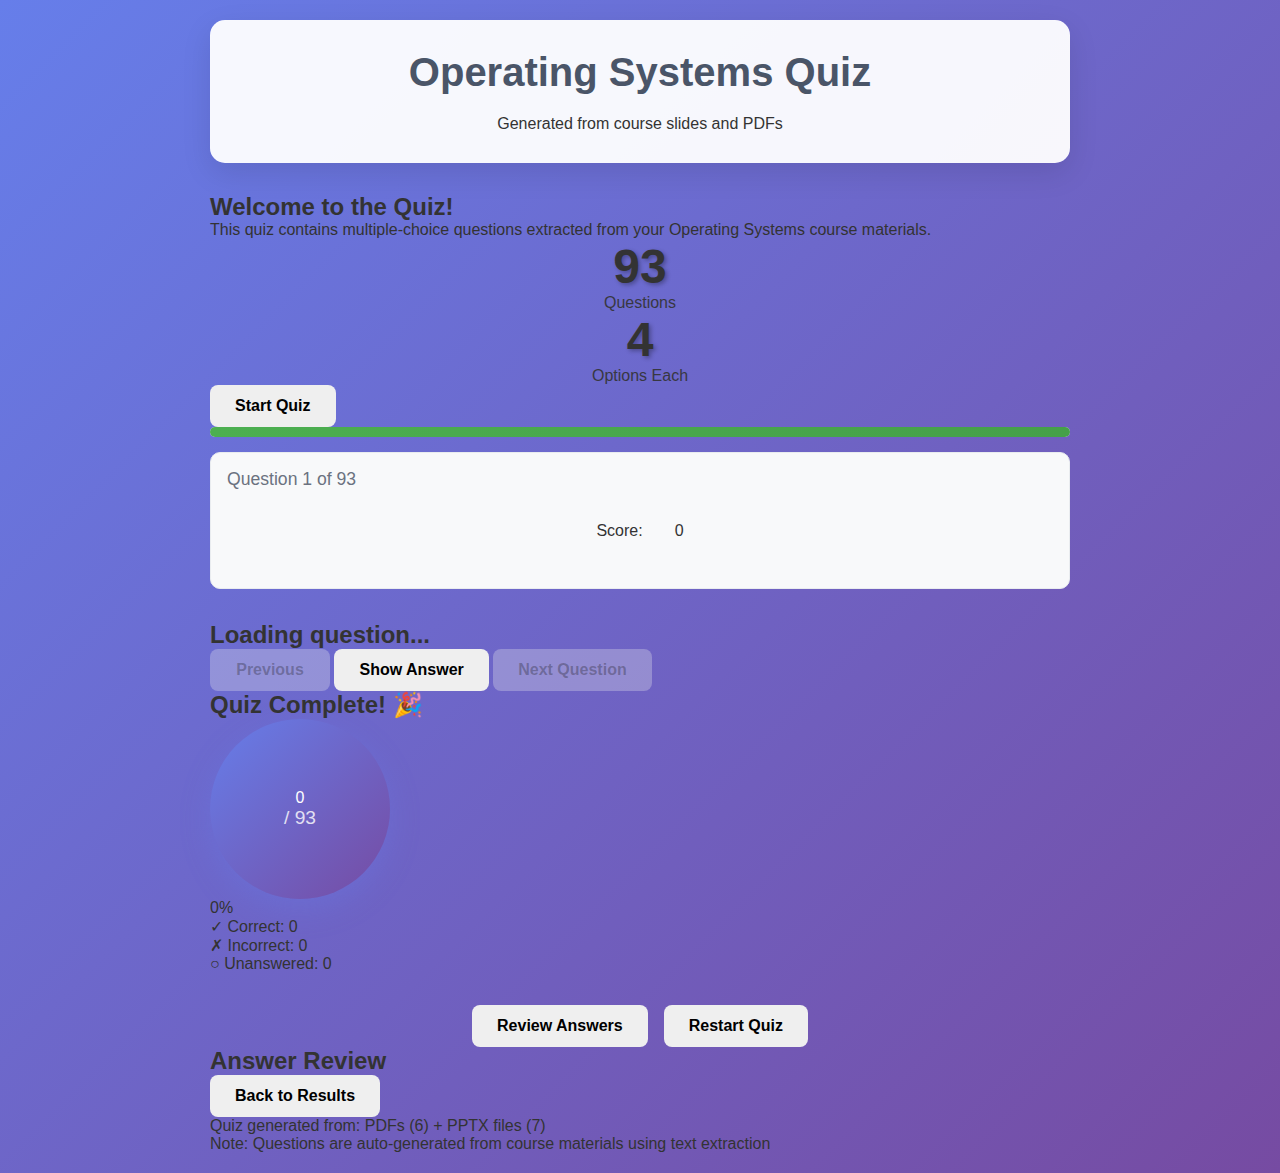
<file: index.html>
<!DOCTYPE html>
<html lang="en">
<head>
    <meta charset="UTF-8">
    <meta name="viewport" content="width=device-width, initial-scale=1.0">
    <title>Operating Systems Quiz - MCQs from Slides & PDFs</title>
    <link rel="stylesheet" href="styles.css">
</head>
<body>
    <div class="container">
        <header>
            <h1>Operating Systems Quiz</h1>
            <p class="subtitle">Generated from course slides and PDFs</p>
        </header>

        <!-- Start Screen -->
        <div id="startScreen" class="screen active">
            <div class="info-card">
                <h2>Welcome to the Quiz!</h2>
                <p>This quiz contains multiple-choice questions extracted from your Operating Systems course materials.</p>
                <div class="stats">
                    <div class="stat-item">
                        <span class="stat-number" id="totalQuestions">0</span>
                        <span class="stat-label">Questions</span>
                    </div>
                    <div class="stat-item">
                        <span class="stat-number">4</span>
                        <span class="stat-label">Options Each</span>
                    </div>
                </div>
                <button class="btn btn-primary" onclick="startQuiz()">Start Quiz</button>
            </div>
        </div>

        <!-- Quiz Screen -->
        <div id="quizScreen" class="screen">
            <div class="progress-bar">
                <div class="progress-fill" id="progressFill"></div>
            </div>
            
            <div class="quiz-header">
                <div class="question-counter">
                    Question <span id="currentQuestion">1</span> of <span id="totalQuestionsQuiz">0</span>
                </div>
                <div class="score-display">
                    Score: <span id="currentScore">0</span>
                </div>
            </div>

            <div class="question-card">
                <h2 class="question-text" id="questionText">Loading question...</h2>
                <div class="options-container" id="optionsContainer">
                    <!-- Options will be dynamically inserted here -->
                </div>
                
                <!-- Explanation div (hidden initially) -->
                <div id="explanationDiv" class="explanation-box" style="display: none;">
                    <!-- Explanation content will be inserted here -->
                </div>
            </div>

            <div class="navigation">
                <button class="btn btn-secondary" id="prevBtn" onclick="previousQuestion()" disabled>Previous</button>
                <button class="btn btn-warning" id="showAnswerBtn" onclick="showAnswer()">Show Answer</button>
                <button class="btn btn-primary" id="nextBtn" onclick="nextQuestion()" disabled>Next Question</button>
                <button class="btn btn-success" id="submitBtn" onclick="submitQuiz()" style="display: none;">Submit Quiz</button>
            </div>
        </div>

        <!-- Results Screen -->
        <div id="resultsScreen" class="screen">
            <div class="results-card">
                <h2>Quiz Complete! 🎉</h2>
                <div class="final-score">
                    <div class="score-circle">
                        <span id="finalScore">0</span>
                        <span class="score-total">/ <span id="totalQuestionsResult">0</span></span>
                    </div>
                    <p class="percentage" id="percentageScore">0%</p>
                </div>
                <div class="results-summary">
                    <div class="summary-item correct">
                        <span class="icon">✓</span>
                        <span class="label">Correct:</span>
                        <span class="value" id="correctCount">0</span>
                    </div>
                    <div class="summary-item incorrect">
                        <span class="icon">✗</span>
                        <span class="label">Incorrect:</span>
                        <span class="value" id="incorrectCount">0</span>
                    </div>
                    <div class="summary-item unanswered">
                        <span class="icon">○</span>
                        <span class="label">Unanswered:</span>
                        <span class="value" id="unansweredCount">0</span>
                    </div>
                </div>
                <div class="action-buttons">
                    <button class="btn btn-primary" onclick="reviewAnswers()">Review Answers</button>
                    <button class="btn btn-secondary" onclick="restartQuiz()">Restart Quiz</button>
                </div>
            </div>
        </div>

        <!-- Review Screen -->
        <div id="reviewScreen" class="screen">
            <div class="review-header">
                <h2>Answer Review</h2>
                <button class="btn btn-secondary" onclick="backToResults()">Back to Results</button>
            </div>
            <div id="reviewContainer" class="review-container">
                <!-- Review items will be dynamically inserted here -->
            </div>
        </div>

        <footer>
            <p>Quiz generated from: PDFs (6) + PPTX files (7)</p>
            <p class="note">Note: Questions are auto-generated from course materials using text extraction</p>
        </footer>
    </div>

    <script src="quiz.js"></script>
</body>
</html>
</file>
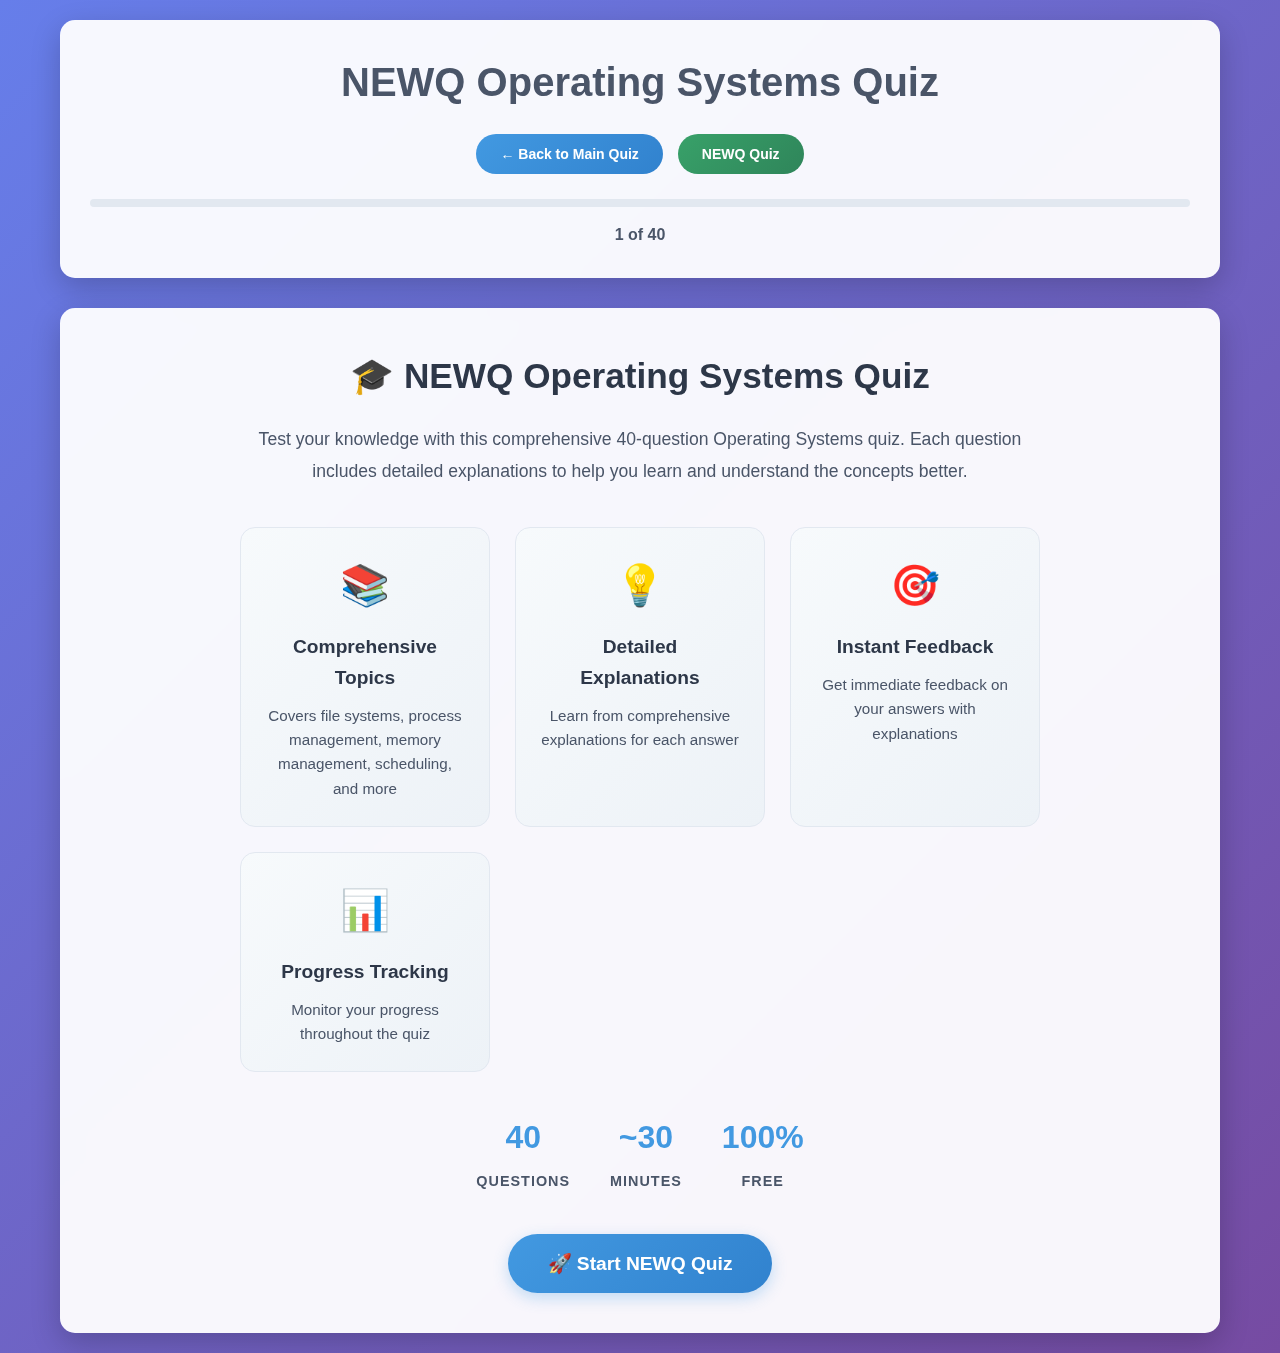
<file: newquiz.html>
<!DOCTYPE html>
<html lang="en">
<head>
    <meta charset="UTF-8">
    <meta name="viewport" content="width=device-width, initial-scale=1.0">
    <title>NEWQ Operating Systems Quiz</title>
    <link rel="stylesheet" href="newquiz-styles.css">
</head>
<body>
    <div class="container">
        <header>
            <h1>NEWQ Operating Systems Quiz</h1>
            <div class="navigation-buttons">
                <button id="back-to-main" class="nav-btn">← Back to Main Quiz</button>
                <button id="quiz-btn" class="nav-btn active">NEWQ Quiz</button>
            </div>
            <div class="progress-bar">
                <div class="progress" id="progress"></div>
            </div>
            <div class="question-counter">
                <span id="current-question">1</span> of <span id="total-questions">40</span>
            </div>
        </header>

        <main>
            <!-- NEWQ Quiz Introduction -->
            <div class="quiz-intro" id="quiz-intro">
                <div class="intro-content">
                    <h2>🎓 NEWQ Operating Systems Quiz</h2>
                    <p class="quiz-description">
                        Test your knowledge with this comprehensive 40-question Operating Systems quiz. 
                        Each question includes detailed explanations to help you learn and understand the concepts better.
                    </p>
                    
                    <div class="quiz-features">
                        <div class="feature-grid">
                            <div class="feature-item">
                                <div class="feature-icon">📚</div>
                                <h3>Comprehensive Topics</h3>
                                <p>Covers file systems, process management, memory management, scheduling, and more</p>
                            </div>
                            <div class="feature-item">
                                <div class="feature-icon">💡</div>
                                <h3>Detailed Explanations</h3>
                                <p>Learn from comprehensive explanations for each answer</p>
                            </div>
                            <div class="feature-item">
                                <div class="feature-icon">🎯</div>
                                <h3>Instant Feedback</h3>
                                <p>Get immediate feedback on your answers with explanations</p>
                            </div>
                            <div class="feature-item">
                                <div class="feature-icon">📊</div>
                                <h3>Progress Tracking</h3>
                                <p>Monitor your progress throughout the quiz</p>
                            </div>
                        </div>
                    </div>

                    <div class="quiz-stats">
                        <div class="stat-item">
                            <span class="stat-number">40</span>
                            <span class="stat-label">Questions</span>
                        </div>
                        <div class="stat-item">
                            <span class="stat-number">~30</span>
                            <span class="stat-label">Minutes</span>
                        </div>
                        <div class="stat-item">
                            <span class="stat-number">100%</span>
                            <span class="stat-label">Free</span>
                        </div>
                    </div>

                    <button id="start-quiz" class="start-button">
                        🚀 Start NEWQ Quiz
                    </button>
                </div>
            </div>

            <!-- Quiz Questions Section -->
            <div class="quiz-container" id="quiz-container" style="display: none;">
                <div class="question-card">
                    <div class="question-header">
                        <span class="question-type">Multiple Choice</span>
                    </div>
                    <h2 class="question-text" id="question-text"></h2>
                    <div class="options-container" id="options-container"></div>
                    <div class="question-actions">
                        <button id="prev-question" class="action-btn secondary">← Previous</button>
                        <button id="next-question" class="action-btn primary">Next →</button>
                        <button id="submit-quiz" class="action-btn primary" style="display: none;">Submit Quiz</button>
                        <button id="show-answer-btn" class="action-btn info">💡 Show Answer</button>
                    </div>
                </div>
            </div>

            <!-- Answer Explanation Section -->
            <div class="explanation-section" id="explanation-section" style="display: none;">
                <div class="explanation-card">
                    <div class="result-indicator" id="result-indicator"></div>
                    <h3>Explanation</h3>
                    <p id="explanation-text"></p>
                    <button id="continue-btn" class="action-btn primary">Continue</button>
                </div>
            </div>

            <!-- Quiz Results Section -->
            <div class="results-container" id="results-container" style="display: none;">
                <div class="results-card">
                    <div class="results-header">
                        <h2>🎉 Quiz Completed!</h2>
                        <div class="final-score">
                            <span class="score-value" id="final-score">0</span>
                            <span class="score-total">/ 40</span>
                        </div>
                        <div class="score-percentage" id="score-percentage">0%</div>
                    </div>

                    <div class="results-breakdown">
                        <div class="breakdown-item correct">
                            <span class="breakdown-label">Correct Answers</span>
                            <span class="breakdown-value" id="correct-count">0</span>
                        </div>
                        <div class="breakdown-item incorrect">
                            <span class="breakdown-label">Incorrect Answers</span>
                            <span class="breakdown-value" id="incorrect-count">0</span>
                        </div>
                    </div>

                    <div class="results-actions">
                        <button id="restart-quiz" class="action-btn primary">🔄 Retake Quiz</button>
                        <button id="back-to-intro" class="action-btn secondary">← Back to Intro</button>
                    </div>
                </div>
            </div>
        </main>
    </div>

    <script src="newquiz.js"></script>
</body>
</html>
</file>
<file: styles.css>
* {
    margin: 0;
    padding: 0;
    box-sizing: border-box;
}

body {
    font-family: 'Segoe UI', Tahoma, Geneva, Verdana, sans-serif;
    background: linear-gradient(135deg, #667eea 0%, #764ba2 100%);
    min-height: 100vh;
    color: #333;
}

.container {
    max-width: 900px;
    margin: 0 auto;
    padding: 20px;
}

header {
    background: rgba(255, 255, 255, 0.95);
    padding: 30px;
    border-radius: 15px;
    box-shadow: 0 10px 30px rgba(0, 0, 0, 0.1);
    margin-bottom: 30px;
    text-align: center;
}

h1 {
    color: #4a5568;
    font-size: 2.5em;
    margin-bottom: 20px;
    font-weight: 700;
}

.navigation-buttons {
    display: flex;
    gap: 15px;
    justify-content: center;
    margin-bottom: 20px;
}

.nav-btn {
    padding: 12px 25px;
    border: 2px solid #4299e1;
    border-radius: 8px;
    background: transparent;
    color: #4299e1;
    font-size: 1em;
    font-weight: 600;
    cursor: pointer;
    transition: all 0.3s ease;
}

.nav-btn:hover {
    background: #4299e1;
    color: white;
    transform: translateY(-2px);
}

.nav-btn.active {
    background: #4299e1;
    color: white;
}

.progress-bar {
    width: 100%;
    height: 10px;
    background-color: #e2e8f0;
    border-radius: 5px;
    overflow: hidden;
    margin-bottom: 15px;
}

.progress {
    height: 100%;
    background: linear-gradient(90deg, #4ade80, #22c55e);
    width: 0%;
    transition: width 0.3s ease;
}

.question-counter {
    font-size: 1.1em;
    color: #6b7280;
    font-weight: 500;
}

.quiz-container {
    background: rgba(255, 255, 255, 0.95);
    padding: 40px;
    border-radius: 15px;
    box-shadow: 0 10px 30px rgba(0, 0, 0, 0.1);
}

.question-section {
    margin-bottom: 30px;
}

#question-text {
    font-size: 1.4em;
    line-height: 1.6;
    color: #2d3748;
    font-weight: 600;
}

.options-section {
    margin-bottom: 30px;
}

.option {
    display: flex;
    align-items: center;
    padding: 15px 20px;
    margin: 10px 0;
    background: #f8fafc;
    border: 2px solid #e2e8f0;
    border-radius: 10px;
    cursor: pointer;
    transition: all 0.3s ease;
    position: relative;
}

.option:hover {
    background: #edf2f7;
    border-color: #cbd5e0;
    transform: translateY(-2px);
}

.option.selected {
    background: #e6fffa;
    border-color: #38b2ac;
}

.option.correct {
    background: #f0fff4;
    border-color: #38a169;
    color: #22543d;
}

.option.incorrect {
    background: #fed7d7;
    border-color: #e53e3e;
    color: #742a2a;
}

.option-letter {
    display: inline-flex;
    align-items: center;
    justify-content: center;
    width: 35px;
    height: 35px;
    background: #4299e1;
    color: white;
    border-radius: 50%;
    font-weight: 700;
    margin-right: 15px;
    font-size: 1.1em;
}

.option.selected .option-letter {
    background: #38b2ac;
}

.option.correct .option-letter {
    background: #38a169;
}

.option.incorrect .option-letter {
    background: #e53e3e;
}

.option-text {
    flex: 1;
    font-size: 1.1em;
    line-height: 1.5;
}

.explanation-section {
    background: #f7fafc;
    padding: 20px;
    border-radius: 10px;
    border-left: 4px solid #4299e1;
    margin-bottom: 30px;
}

.explanation-section h3 {
    color: #2d3748;
    margin-bottom: 10px;
    font-size: 1.2em;
}

.explanation-section p {
    color: #4a5568;
    line-height: 1.6;
    font-size: 1.1em;
}

.buttons-section {
    display: flex;
    gap: 15px;
    justify-content: center;
    flex-wrap: wrap;
}

button {
    padding: 12px 25px;
    border: none;
    border-radius: 8px;
    font-size: 1em;
    font-weight: 600;
    cursor: pointer;
    transition: all 0.3s ease;
    min-width: 120px;
}

#prev-btn {
    background: #e2e8f0;
    color: #4a5568;
}

#prev-btn:hover:not(:disabled) {
    background: #cbd5e0;
}

#prev-btn:disabled {
    opacity: 0.5;
    cursor: not-allowed;
}

#next-btn, #submit-btn {
    background: linear-gradient(135deg, #4299e1, #3182ce);
    color: white;
}

#next-btn:hover, #submit-btn:hover {
    background: linear-gradient(135deg, #3182ce, #2c5aa0);
    transform: translateY(-2px);
}

#show-answer-btn {
    background: linear-gradient(135deg, #38b2ac, #319795);
    color: white;
}

#show-answer-btn:hover {
    background: linear-gradient(135deg, #319795, #2c7a7b);
    transform: translateY(-2px);
}

.results-section {
    background: rgba(255, 255, 255, 0.95);
    padding: 40px;
    border-radius: 15px;
    box-shadow: 0 10px 30px rgba(0, 0, 0, 0.1);
    text-align: center;
}

.results-section h2 {
    color: #2d3748;
    font-size: 2.2em;
    margin-bottom: 30px;
}

.score-display {
    margin-bottom: 30px;
}

.score-display p {
    font-size: 1.3em;
    margin: 10px 0;
    color: #4a5568;
}

.grade {
    font-size: 1.5em;
    font-weight: 700;
    padding: 15px;
    border-radius: 10px;
    margin: 20px 0;
}

.grade.excellent {
    background: #f0fff4;
    color: #22543d;
}

.grade.good {
    background: #fefcbf;
    color: #744210;
}

.grade.average {
    background: #fed7cc;
    color: #7b341e;
}

.grade.poor {
    background: #fed7d7;
    color: #742a2a;
}

.summary {
    margin: 30px 0;
    padding: 20px;
    background: #f8fafc;
    border-radius: 10px;
}

.summary h3 {
    color: #2d3748;
    margin-bottom: 15px;
}

.summary p {
    color: #4a5568;
    margin: 8px 0;
    font-size: 1.1em;
}

#restart-btn {
    background: linear-gradient(135deg, #ed8936, #dd6b20);
    color: white;
    margin: 10px;
}

#restart-btn:hover {
    background: linear-gradient(135deg, #dd6b20, #c05621);
    transform: translateY(-2px);
}

#review-btn {
    background: linear-gradient(135deg, #805ad5, #6b46c1);
    color: white;
    margin: 10px;
}

#review-btn:hover {
    background: linear-gradient(135deg, #6b46c1, #553c9a);
    transform: translateY(-2px);
}

/* Mock TCA MCQs Section Styles */
.mcq-container {
    max-width: 100%;
    margin-top: 20px;
}

.mcq-question {
    background: white;
    border-radius: 12px;
    padding: 25px;
    margin-bottom: 25px;
    box-shadow: 0 4px 15px rgba(0, 0, 0, 0.1);
    border-left: 4px solid #4299e1;
    transition: transform 0.2s ease, box-shadow 0.2s ease;
}

.mcq-question:hover {
    transform: translateY(-2px);
    box-shadow: 0 6px 20px rgba(0, 0, 0, 0.15);
}

.mcq-question h4 {
    color: #2d3748;
    font-size: 1.2em;
    margin-bottom: 15px;
    font-weight: 600;
}

.mcq-question p {
    color: #4a5568;
    font-size: 1.05em;
    line-height: 1.6;
    margin-bottom: 20px;
}

.mcq-options {
    margin: 20px 0;
}

.mcq-options label {
    display: block;
    margin: 12px 0;
    padding: 12px 15px;
    background: #f7fafc;
    border: 2px solid #e2e8f0;
    border-radius: 8px;
    cursor: pointer;
    transition: all 0.2s ease;
    font-size: 1em;
}

.mcq-options label:hover {
    background: #edf2f7;
    border-color: #cbd5e0;
}

.mcq-options input[type="radio"] {
    margin-right: 10px;
    transform: scale(1.1);
}

.mcq-options label:has(input[type="radio"]:checked) {
    background: #bee3f8;
    border-color: #4299e1;
    font-weight: 600;
}

.mcq-image {
    margin: 20px 0;
    text-align: center;
    background: #f8f9fa;
    padding: 15px;
    border-radius: 8px;
    border: 1px solid #e9ecef;
}

.mcq-image img {
    max-width: 100%;
    height: auto;
    border-radius: 6px;
    box-shadow: 0 2px 8px rgba(0, 0, 0, 0.1);
}

.mcq-answer {
    background: #f0fff4;
    border: 1px solid #9ae6b4;
    border-radius: 8px;
    padding: 15px;
    margin: 15px 0;
    font-size: 0.95em;
    line-height: 1.5;
}

.mcq-answer strong {
    color: #2f855a;
    display: block;
    margin-bottom: 8px;
    font-size: 1.05em;
}

.reveal-answer {
    background: #4299e1;
    color: white;
    border: none;
    padding: 10px 20px;
    border-radius: 6px;
    cursor: pointer;
    font-size: 0.9em;
    font-weight: 600;
    transition: background 0.2s ease;
}

.reveal-answer:hover {
    background: #3182ce;
}

.reveal-answer.revealed {
    background: #38a169;
}

.reveal-answer.revealed:hover {
    background: #2f855a;
}

.mcq-stats {
    background: linear-gradient(135deg, #667eea, #764ba2);
    color: white;
    padding: 25px;
    border-radius: 12px;
    text-align: center;
    margin-top: 30px;
    box-shadow: 0 4px 15px rgba(0, 0, 0, 0.2);
}

.mcq-stats h3 {
    margin-bottom: 15px;
    font-size: 1.4em;
}

.mcq-stats p {
    margin: 8px 0;
    opacity: 0.9;
}

.section-intro {
    background: #ebf8ff;
    border: 1px solid #90cdf4;
    border-radius: 8px;
    padding: 20px;
    margin-bottom: 25px;
    color: #2c5282;
    font-size: 1.05em;
    line-height: 1.6;
}

/* TCA Quiz Styles */
.tca-subtitle {
    font-size: 1.1em;
    color: #666;
    margin-bottom: 20px;
    text-align: center;
}

.tca-controls {
    display: flex;
    gap: 15px;
    justify-content: center;
    margin-bottom: 30px;
    flex-wrap: wrap;
}

.tca-btn {
    background: linear-gradient(135deg, #007bff, #0056b3);
    color: white;
    border: none;
    padding: 12px 24px;
    border-radius: 8px;
    cursor: pointer;
    font-size: 14px;
    font-weight: 600;
    transition: all 0.3s ease;
    box-shadow: 0 2px 4px rgba(0, 123, 255, 0.3);
}

.tca-btn:hover {
    transform: translateY(-2px);
    box-shadow: 0 4px 8px rgba(0, 123, 255, 0.4);
}

.tca-btn:active {
    transform: translateY(0);
}

.tca-score {
    background: linear-gradient(135deg, #28a745, #20c997);
    color: white;
    padding: 10px 20px;
    border-radius: 25px;
    font-weight: bold;
    font-size: 16px;
    box-shadow: 0 2px 4px rgba(40, 167, 69, 0.3);
}

.mcq-question[data-question] {
    border-left: 4px solid #007bff;
    position: relative;
}

.mcq-question[data-question]::before {
    content: "Q" attr(data-question);
    position: absolute;
    top: 10px;
    right: 15px;
    background: #007bff;
    color: white;
    padding: 4px 8px;
    border-radius: 12px;
    font-size: 12px;
    font-weight: bold;
}

.mcq-options li {
    transition: all 0.3s ease;
    border-radius: 6px;
    margin: 8px 0;
    padding: 8px;
}

.mcq-options li:hover {
    background-color: #f8f9fa;
    transform: translateX(5px);
}

.mcq-options input[type="radio"] {
    margin-right: 10px;
    transform: scale(1.2);
}

.mcq-options label {
    cursor: pointer;
    display: inline-block;
    width: calc(100% - 30px);
    line-height: 1.5;
}

.mcq-answer {
    background: linear-gradient(135deg, #e3f2fd, #bbdefb);
    border: 1px solid #2196f3;
    border-radius: 8px;
    padding: 15px;
    margin: 15px 0;
    box-shadow: 0 2px 4px rgba(33, 150, 243, 0.1);
}

.mcq-answer strong {
    color: #1976d2;
    font-size: 16px;
}

.mcq-answer em {
    color: #424242;
    font-style: normal;
    font-weight: 500;
}

.reveal-answer {
    background: linear-gradient(135deg, #007bff, #0056b3);
    color: white;
    border: none;
    padding: 10px 20px;
    border-radius: 6px;
    cursor: pointer;
    font-weight: 600;
    transition: all 0.3s ease;
    margin-top: 10px;
}

.reveal-answer:hover {
    transform: translateY(-1px);
    box-shadow: 0 3px 6px rgba(0, 123, 255, 0.3);
}

.mcq-stats {
    background: linear-gradient(135deg, #f8f9fa, #e9ecef);
    border: 2px solid #dee2e6;
    border-radius: 12px;
    padding: 25px;
    margin: 30px 0;
    text-align: center;
}

.mcq-stats h3 {
    color: #495057;
    margin-bottom: 15px;
}

.mcq-stats p {
    margin: 8px 0;
    color: #6c757d;
}

.mcq-stats em {
    color: #007bff;
    font-weight: 600;
}

/* Image handling */
.mcq-question img {
    border: 1px solid #ddd;
    border-radius: 8px;
    box-shadow: 0 2px 4px rgba(0,0,0,0.1);
    transition: transform 0.3s ease;
}

.mcq-question img:hover {
    transform: scale(1.02);
}

/* Code blocks in questions */
.mcq-question pre {
    background: #f8f9fa;
    border: 1px solid #e9ecef;
    border-radius: 6px;
    padding: 15px;
    font-family: 'Courier New', monospace;
    font-size: 13px;
    line-height: 1.4;
    overflow-x: auto;
    margin: 10px 0;
}

/* Enhanced Notes Styling */
.comparison-table {
    margin: 15px 0;
}

.comparison-table table {
    width: 100%;
    border-collapse: collapse;
    background: white;
    border-radius: 8px;
    overflow: hidden;
    box-shadow: 0 2px 4px rgba(0,0,0,0.1);
}

.comparison-table th {
    background: #4299e1;
    color: white;
    padding: 12px;
    text-align: left;
    font-weight: 600;
}

.comparison-table td {
    padding: 12px;
    border-bottom: 1px solid #e2e8f0;
    vertical-align: top;
}

.comparison-table tr:nth-child(even) {
    background: #f7fafc;
}

.tca-focus {
    background: linear-gradient(135deg, #fff5f5, #fed7d7);
    border: 2px solid #fc8181;
    border-radius: 10px;
    padding: 20px;
    margin-top: 20px;
}

.tca-focus h4 {
    color: #c53030;
    margin-bottom: 15px;
    display: flex;
    align-items: center;
    gap: 8px;
}

.tca-focus ul {
    margin-left: 20px;
}

.tca-focus li {
    margin: 8px 0;
    color: #742a2a;
    font-weight: 500;
}

.code-block {
    background: #2d3748;
    color: #e2e8f0;
    padding: 15px;
    border-radius: 8px;
    margin: 10px 0;
    overflow-x: auto;
}

.code-block pre {
    margin: 0;
    font-family: 'Consolas', 'Monaco', 'Courier New', monospace;
    line-height: 1.4;
}

/* Enhanced Quiz Styling */
.quiz-intro {
    max-width: 1200px;
    margin: 0 auto;
    padding: 2rem;
    background: linear-gradient(135deg, #667eea 0%, #764ba2 100%);
    border-radius: 20px;
    color: white;
    margin-bottom: 2rem;
}

.intro-content h2 {
    font-size: 2.5rem;
    text-align: center;
    margin-bottom: 1rem;
    text-shadow: 2px 2px 4px rgba(0,0,0,0.3);
}

.quiz-description {
    font-size: 1.2rem;
    text-align: center;
    margin-bottom: 2rem;
    line-height: 1.6;
}

.quiz-features {
    margin: 2rem 0;
}

.feature-grid {
    display: grid;
    grid-template-columns: repeat(auto-fit, minmax(280px, 1fr));
    gap: 1.5rem;
    margin-top: 1.5rem;
}

.feature-item {
    background: rgba(255, 255, 255, 0.1);
    padding: 1.5rem;
    border-radius: 15px;
    backdrop-filter: blur(10px);
    border: 1px solid rgba(255, 255, 255, 0.2);
    transition: transform 0.3s ease;
}

.feature-item:hover {
    transform: translateY(-5px);
}

.feature-icon {
    font-size: 2.5rem;
    text-align: center;
    margin-bottom: 1rem;
}

.feature-item h3 {
    font-size: 1.3rem;
    margin-bottom: 0.5rem;
    text-align: center;
}

.feature-item p {
    font-size: 0.9rem;
    line-height: 1.5;
    text-align: center;
    opacity: 0.9;
}

.quiz-stats {
    display: flex;
    justify-content: center;
    gap: 3rem;
    margin: 2rem 0;
    flex-wrap: wrap;
}

.stat-item {
    text-align: center;
}

.stat-number {
    display: block;
    font-size: 3rem;
    font-weight: bold;
    text-shadow: 2px 2px 4px rgba(0,0,0,0.3);
}

.stat-label {
    font-size: 1rem;
    opacity: 0.9;
}

.start-quiz-btn {
    display: block;
    margin: 2rem auto 0;
    padding: 1rem 3rem;
    font-size: 1.3rem;
    background: linear-gradient(45deg, #4CAF50, #45a049);
    color: white;
    border: none;
    border-radius: 50px;
    cursor: pointer;
    transition: all 0.3s ease;
    box-shadow: 0 4px 15px rgba(76, 175, 80, 0.3);
}

.start-quiz-btn:hover {
    transform: translateY(-2px);
    box-shadow: 0 6px 20px rgba(76, 175, 80, 0.4);
}

/* Enhanced Quiz Container */
.quiz-header {
    background: #f8f9fa;
    padding: 1rem;
    border-radius: 10px;
    margin-bottom: 2rem;
    border: 1px solid #e9ecef;
}

.quiz-progress-bar {
    position: relative;
    height: 8px;
    background: #e9ecef;
    border-radius: 4px;
    overflow: hidden;
    margin-bottom: 1rem;
}

.progress-fill {
    height: 100%;
    background: linear-gradient(90deg, #4CAF50, #45a049);
    border-radius: 4px;
    transition: width 0.3s ease;
}

.progress-text {
    font-weight: bold;
    color: #495057;
    text-align: center;
    display: block;
}

.quiz-category {
    background: linear-gradient(45deg, #667eea, #764ba2);
    color: white;
    padding: 0.5rem 1rem;
    border-radius: 20px;
    font-size: 0.9rem;
    display: inline-block;
    margin-top: 0.5rem;
}

/* Enhanced Explanation Section */
.explanation-section {
    background: #f8f9fa;
    border: 1px solid #e9ecef;
    border-radius: 15px;
    padding: 2rem;
    margin: 2rem 0;
}

.explanation-header {
    display: flex;
    justify-content: space-between;
    align-items: center;
    margin-bottom: 1rem;
    flex-wrap: wrap;
}

.explanation-header h3 {
    color: #495057;
    margin: 0;
}

.explanation-category {
    background: #17a2b8;
    color: white;
    padding: 0.3rem 0.8rem;
    border-radius: 15px;
    font-size: 0.8rem;
}

.explanation-content {
    line-height: 1.6;
}

.key-concepts {
    background: rgba(76, 175, 80, 0.1);
    border-left: 4px solid #4CAF50;
    padding: 1rem;
    margin: 1rem 0;
    border-radius: 0 10px 10px 0;
}

.key-concepts h4 {
    color: #4CAF50;
    margin-bottom: 0.5rem;
}

.key-concepts ul {
    margin: 0;
    padding-left: 1.5rem;
}

.related-topics {
    background: rgba(23, 162, 184, 0.1);
    border-left: 4px solid #17a2b8;
    padding: 1rem;
    margin: 1rem 0;
    border-radius: 0 10px 10px 0;
}

.related-topics h4 {
    color: #17a2b8;
    margin-bottom: 0.5rem;
}

/* Bookmark Button */
.bookmark-btn {
    background: linear-gradient(45deg, #ffc107, #ffca2c);
    color: #212529;
    border: none;
    padding: 0.5rem 1rem;
    border-radius: 20px;
    cursor: pointer;
    transition: all 0.3s ease;
}

.bookmark-btn:hover {
    transform: translateY(-2px);
    box-shadow: 0 4px 15px rgba(255, 193, 7, 0.3);
}

.bookmark-btn.bookmarked {
    background: linear-gradient(45deg, #ff6b6b, #ee5a52);
    color: white;
}

/* Enhanced Results Section */
.results-section {
    max-width: 1000px;
    margin: 0 auto;
    padding: 2rem;
}

.results-header {
    text-align: center;
    margin-bottom: 2rem;
}

.results-header h2 {
    font-size: 2.5rem;
    color: #4CAF50;
    margin-bottom: 0.5rem;
}

.completion-message {
    font-size: 1.2rem;
    color: #6c757d;
}

.score-display {
    display: flex;
    align-items: center;
    justify-content: center;
    gap: 2rem;
    margin: 2rem 0;
    flex-wrap: wrap;
}

.score-circle {
    width: 180px;
    height: 180px;
    border-radius: 50%;
    background: linear-gradient(135deg, #667eea 0%, #764ba2 100%);
    display: flex;
    flex-direction: column;
    align-items: center;
    justify-content: center;
    color: white;
    box-shadow: 0 10px 30px rgba(102, 126, 234, 0.3);
}

.score-value {
    font-size: 2.5rem;
    font-weight: bold;
    line-height: 1;
}

.score-total {
    font-size: 1.2rem;
    opacity: 0.8;
}

.percentage-display {
    font-size: 1.5rem;
    font-weight: bold;
    margin-top: 0.5rem;
}

/* Performance Analysis */
.performance-analysis {
    background: #f8f9fa;
    border-radius: 15px;
    padding: 2rem;
    margin: 2rem 0;
}

.performance-analysis h3 {
    color: #495057;
    margin-bottom: 1.5rem;
    text-align: center;
}

.analysis-grid {
    display: grid;
    grid-template-columns: repeat(auto-fit, minmax(200px, 1fr));
    gap: 1rem;
}

.analysis-item {
    background: white;
    border-radius: 10px;
    padding: 1.5rem;
    text-align: center;
    border: 2px solid transparent;
    transition: all 0.3s ease;
}

.analysis-item:hover {
    transform: translateY(-3px);
    box-shadow: 0 5px 20px rgba(0,0,0,0.1);
}

.analysis-item.correct {
    border-color: #4CAF50;
}

.analysis-item.incorrect {
    border-color: #f44336;
}

.analysis-item.strong {
    border-color: #2196F3;
}

.analysis-item.improve {
    border-color: #ff9800;
}

.analysis-icon {
    font-size: 2rem;
    margin-bottom: 0.5rem;
}

.analysis-number {
    font-size: 2rem;
    font-weight: bold;
    margin-bottom: 0.3rem;
}

.analysis-label {
    color: #6c757d;
    font-size: 0.9rem;
}

/* Category Breakdown */
.category-breakdown {
    background: white;
    border: 1px solid #e9ecef;
    border-radius: 15px;
    padding: 2rem;
    margin: 2rem 0;
}

.category-breakdown h3 {
    color: #495057;
    margin-bottom: 1.5rem;
    text-align: center;
}

.category-item {
    margin-bottom: 1rem;
    padding: 1rem;
    background: #f8f9fa;
    border-radius: 10px;
}

.category-name {
    font-weight: bold;
    margin-bottom: 0.5rem;
    color: #495057;
}

.category-stats {
    display: flex;
    justify-content: space-between;
    align-items: center;
    margin-bottom: 0.5rem;
}

.category-score {
    font-weight: bold;
    padding: 0.2rem 0.5rem;
    border-radius: 15px;
    font-size: 0.9rem;
}

.category-score.excellent {
    background: #4CAF50;
    color: white;
}

.category-score.good {
    background: #2196F3;
    color: white;
}

.category-score.fair {
    background: #ff9800;
    color: white;
}

.category-score.needs-improvement {
    background: #f44336;
    color: white;
}

.category-percentage {
    font-weight: bold;
    color: #495057;
}

.category-bar {
    height: 8px;
    background: #e9ecef;
    border-radius: 4px;
    overflow: hidden;
}

.category-fill {
    height: 100%;
    border-radius: 4px;
    transition: width 0.3s ease;
}

.category-fill.excellent {
    background: #4CAF50;
}

.category-fill.good {
    background: #2196F3;
}

.category-fill.fair {
    background: #ff9800;
}

.category-fill.needs-improvement {
    background: #f44336;
}

/* Action Buttons */
.action-buttons {
    display: flex;
    justify-content: center;
    gap: 1rem;
    margin-top: 2rem;
    flex-wrap: wrap;
}

.action-btn {
    padding: 0.8rem 1.5rem;
    border: none;
    border-radius: 25px;
    cursor: pointer;
    font-weight: bold;
    transition: all 0.3s ease;
    text-decoration: none;
    display: inline-block;
}

.action-btn:hover {
    transform: translateY(-2px);
    box-shadow: 0 4px 15px rgba(0,0,0,0.2);
}

.action-btn.primary {
    background: linear-gradient(45deg, #4CAF50, #45a049);
    color: white;
}

.action-btn.secondary {
    background: linear-gradient(45deg, #2196F3, #1976D2);
    color: white;
}

.action-btn.info {
    background: linear-gradient(45deg, #17a2b8, #138496);
    color: white;
}

.action-btn.success {
    background: linear-gradient(45deg, #28a745, #218838);
    color: white;
}

/* Enhanced TCA Section */
.tca-intro {
    background: linear-gradient(135deg, #ff6b6b 0%, #ee5a24 100%);
    color: white;
    padding: 2rem;
    border-radius: 20px;
    margin-bottom: 2rem;
}

.tca-intro h2 {
    text-align: center;
    font-size: 2.3rem;
    margin-bottom: 1rem;
    text-shadow: 2px 2px 4px rgba(0,0,0,0.3);
}

.tca-subtitle {
    text-align: center;
    font-size: 1.1rem;
    margin-bottom: 2rem;
    opacity: 0.9;
}

.tca-description {
    background: rgba(255, 255, 255, 0.1);
    padding: 2rem;
    border-radius: 15px;
    backdrop-filter: blur(10px);
}

.tca-overview h3 {
    font-size: 1.5rem;
    margin-bottom: 1rem;
    text-align: center;
}

.tca-overview p {
    line-height: 1.6;
    margin-bottom: 1.5rem;
}

.tca-features {
    display: grid;
    grid-template-columns: repeat(auto-fit, minmax(300px, 1fr));
    gap: 1rem;
    margin: 1.5rem 0;
}

.tca-feature {
    display: flex;
    align-items: center;
    gap: 0.8rem;
    padding: 0.8rem;
    background: rgba(255, 255, 255, 0.1);
    border-radius: 10px;
}

.feature-icon {
    font-size: 1.5rem;
}

.feature-text {
    flex: 1;
    font-size: 0.95rem;
}

.exam-tips {
    margin: 2rem 0;
}

.exam-tips h3 {
    font-size: 1.4rem;
    margin-bottom: 1rem;
    text-align: center;
}

.tips-list {
    list-style: none;
    padding: 0;
}

.tips-list li {
    padding: 0.8rem;
    margin-bottom: 0.5rem;
    background: rgba(255, 255, 255, 0.1);
    border-radius: 10px;
    border-left: 4px solid rgba(255, 255, 255, 0.3);
}

.tips-list li strong {
    color: #ffeaa7;
}

.grading-scale {
    margin-top: 2rem;
}

.grading-scale h3 {
    font-size: 1.4rem;
    margin-bottom: 1rem;
    text-align: center;
}

.grade-items {
    display: flex;
    justify-content: space-around;
    flex-wrap: wrap;
    gap: 1rem;
}

.grade-item {
    padding: 0.8rem 1.2rem;
    border-radius: 20px;
    font-weight: bold;
    text-align: center;
    min-width: 120px;
}

.grade-item.excellent {
    background: rgba(76, 175, 80, 0.9);
}

.grade-item.good {
    background: rgba(33, 150, 243, 0.9);
}

.grade-item.fair {
    background: rgba(255, 152, 0, 0.9);
}

.grade-item.pass {
    background: rgba(255, 193, 7, 0.9);
    color: #333;
}

.grade-item.fail {
    background: rgba(244, 67, 54, 0.9);
}

/* Study Notes Section Styles */
#notes-section {
    background: rgba(255, 255, 255, 0.95);
    border-radius: 15px;
    box-shadow: 0 10px 30px rgba(0, 0, 0, 0.1);
    margin-bottom: 30px;
}

#notes-section h2 {
    color: #4a5568;
    font-size: 2.2em;
    margin-bottom: 30px;
    text-align: center;
    padding: 30px 30px 0;
    font-weight: 700;
}

.notes-container {
    padding: 0 30px 30px;
    display: grid;
    gap: 25px;
}

.note-section {
    background: linear-gradient(145deg, #f8fafc, #e2e8f0);
    border-radius: 12px;
    padding: 25px;
    box-shadow: 0 4px 15px rgba(0, 0, 0, 0.08);
    border-left: 5px solid #4299e1;
    transition: transform 0.3s ease, box-shadow 0.3s ease;
}

.note-section:hover {
    transform: translateY(-3px);
    box-shadow: 0 8px 25px rgba(0, 0, 0, 0.12);
}

.note-section h3 {
    color: #2d3748;
    font-size: 1.4em;
    margin-bottom: 20px;
    display: flex;
    align-items: center;
    gap: 10px;
    font-weight: 600;
    padding-bottom: 10px;
    border-bottom: 2px solid #e2e8f0;
}

.note-content {
    color: #4a5568;
    line-height: 1.6;
}

.note-content h4 {
    color: #2d3748;
    font-size: 1.1em;
    margin: 20px 0 12px 0;
    font-weight: 600;
    display: flex;
    align-items: center;
    gap: 8px;
}

.note-content h4:first-child {
    margin-top: 0;
}

.note-content ul, .note-content ol {
    margin: 12px 0;
    padding-left: 25px;
}

.note-content li {
    margin: 8px 0;
    line-height: 1.6;
}

.note-content li strong {
    color: #2d3748;
    font-weight: 600;
}

.note-content p {
    margin: 12px 0;
    line-height: 1.6;
}

/* Responsive design for notes */
@media (max-width: 768px) {
    .notes-container {
        padding: 0 20px 20px;
    }
    
    .note-section {
        padding: 20px;
    }
    
    #notes-section h2 {
        font-size: 1.8em;
        padding: 20px 20px 0;
    }
    
    .note-section h3 {
        font-size: 1.2em;
    }
}

/* Special styling for different note sections */
.note-section:nth-child(1) { border-left-color: #38b2ac; } /* Process Management - Teal */
.note-section:nth-child(2) { border-left-color: #ed8936; } /* CPU Scheduling - Orange */
.note-section:nth-child(3) { border-left-color: #9f7aea; } /* Memory Management - Purple */
.note-section:nth-child(4) { border-left-color: #f56565; } /* Synchronization - Red */
.note-section:nth-child(5) { border-left-color: #48bb78; } /* File Systems - Green */
.note-section:nth-child(6) { border-left-color: #4299e1; } /* I/O Systems - Blue */
.note-section:nth-child(7) { border-left-color: #38b2ac; } /* IPC - Teal */
.note-section:nth-child(8) { border-left-color: #ed8936; } /* Security - Orange */
.note-section:nth-child(9) { border-left-color: #9f7aea; } /* Formulas - Purple */
.note-section:nth-child(10) { border-left-color: #f56565; } /* Study Tips - Red */
</file>
<file: newquiz-styles.css>
/* NEWQ Quiz Styles */
* {
    margin: 0;
    padding: 0;
    box-sizing: border-box;
}

body {
    font-family: 'Segoe UI', Tahoma, Geneva, Verdana, sans-serif;
    background: linear-gradient(135deg, #667eea 0%, #764ba2 100%);
    min-height: 100vh;
    line-height: 1.6;
    color: #333;
}

.container {
    max-width: 1200px;
    margin: 0 auto;
    padding: 20px;
}

/* Header Styles */
header {
    background: rgba(255, 255, 255, 0.95);
    border-radius: 15px;
    padding: 30px;
    margin-bottom: 30px;
    box-shadow: 0 10px 30px rgba(0, 0, 0, 0.2);
    backdrop-filter: blur(10px);
}

header h1 {
    text-align: center;
    color: #4a5568;
    font-size: 2.5rem;
    margin-bottom: 20px;
    font-weight: 700;
}

.navigation-buttons {
    display: flex;
    justify-content: center;
    gap: 15px;
    margin-bottom: 25px;
    flex-wrap: wrap;
}

.nav-btn {
    background: linear-gradient(135deg, #4299e1, #3182ce);
    color: white;
    border: none;
    padding: 12px 24px;
    border-radius: 25px;
    cursor: pointer;
    font-weight: 600;
    transition: all 0.3s ease;
    font-size: 14px;
    text-decoration: none;
    display: inline-block;
}

.nav-btn:hover {
    transform: translateY(-2px);
    box-shadow: 0 5px 15px rgba(66, 153, 225, 0.4);
}

.nav-btn.active {
    background: linear-gradient(135deg, #38a169, #2f855a);
}

/* Progress Bar */
.progress-bar {
    width: 100%;
    height: 8px;
    background: #e2e8f0;
    border-radius: 4px;
    margin-bottom: 15px;
    overflow: hidden;
}

.progress {
    height: 100%;
    background: linear-gradient(90deg, #4299e1, #38a169);
    border-radius: 4px;
    transition: width 0.3s ease;
    width: 0%;
}

.question-counter {
    text-align: center;
    font-weight: 600;
    color: #4a5568;
    font-size: 16px;
}

/* Main Content */
main {
    background: rgba(255, 255, 255, 0.95);
    border-radius: 15px;
    padding: 40px;
    box-shadow: 0 10px 30px rgba(0, 0, 0, 0.2);
    backdrop-filter: blur(10px);
}

/* Quiz Introduction */
.quiz-intro {
    text-align: center;
    max-width: 800px;
    margin: 0 auto;
}

.intro-content h2 {
    color: #2d3748;
    font-size: 2.2rem;
    margin-bottom: 20px;
    font-weight: 700;
}

.quiz-description {
    font-size: 1.1rem;
    color: #4a5568;
    margin-bottom: 40px;
    line-height: 1.8;
}

.feature-grid {
    display: grid;
    grid-template-columns: repeat(auto-fit, minmax(250px, 1fr));
    gap: 25px;
    margin-bottom: 40px;
}

.feature-item {
    background: linear-gradient(135deg, #f7fafc, #edf2f7);
    padding: 25px;
    border-radius: 15px;
    text-align: center;
    transition: all 0.3s ease;
    border: 1px solid #e2e8f0;
}

.feature-item:hover {
    transform: translateY(-5px);
    box-shadow: 0 10px 25px rgba(0, 0, 0, 0.1);
}

.feature-icon {
    font-size: 2.5rem;
    margin-bottom: 15px;
}

.feature-item h3 {
    color: #2d3748;
    font-size: 1.2rem;
    margin-bottom: 10px;
    font-weight: 600;
}

.feature-item p {
    color: #4a5568;
    font-size: 0.95rem;
    line-height: 1.6;
}

.quiz-stats {
    display: flex;
    justify-content: center;
    gap: 40px;
    margin-bottom: 40px;
    flex-wrap: wrap;
}

.stat-item {
    text-align: center;
}

.stat-number {
    display: block;
    font-size: 2rem;
    font-weight: 700;
    color: #4299e1;
    margin-bottom: 5px;
}

.stat-label {
    color: #4a5568;
    font-weight: 600;
    text-transform: uppercase;
    font-size: 0.9rem;
    letter-spacing: 1px;
}

.start-button {
    background: linear-gradient(135deg, #4299e1, #3182ce);
    color: white;
    border: none;
    padding: 18px 40px;
    border-radius: 30px;
    font-size: 1.2rem;
    font-weight: 600;
    cursor: pointer;
    transition: all 0.3s ease;
    box-shadow: 0 5px 15px rgba(66, 153, 225, 0.3);
}

.start-button:hover {
    transform: translateY(-3px);
    box-shadow: 0 8px 25px rgba(66, 153, 225, 0.4);
}

/* Quiz Container */
.quiz-container {
    max-width: 900px;
    margin: 0 auto;
}

.question-card {
    background: white;
    border-radius: 15px;
    padding: 35px;
    box-shadow: 0 5px 20px rgba(0, 0, 0, 0.1);
    border: 1px solid #e2e8f0;
}

.question-header {
    margin-bottom: 20px;
}

.question-type {
    background: linear-gradient(135deg, #667eea, #764ba2);
    color: white;
    padding: 6px 16px;
    border-radius: 20px;
    font-size: 0.85rem;
    font-weight: 600;
    text-transform: uppercase;
    letter-spacing: 0.5px;
}

.question-text {
    color: #2d3748;
    font-size: 1.3rem;
    margin-bottom: 25px;
    line-height: 1.6;
    font-weight: 600;
    white-space: pre-line;
}

.options-container {
    margin-bottom: 30px;
}

.option {
    background: #f7fafc;
    border: 2px solid #e2e8f0;
    border-radius: 12px;
    padding: 18px 20px;
    margin-bottom: 12px;
    cursor: pointer;
    transition: all 0.3s ease;
    font-size: 1rem;
    line-height: 1.5;
}

.option:hover {
    background: #edf2f7;
    border-color: #cbd5e0;
    transform: translateX(5px);
}

.option.selected {
    background: linear-gradient(135deg, #4299e1, #3182ce);
    color: white;
    border-color: #3182ce;
}

.option.correct {
    background: linear-gradient(135deg, #48bb78, #38a169);
    color: white;
    border-color: #38a169;
}

.option.incorrect {
    background: linear-gradient(135deg, #f56565, #e53e3e);
    color: white;
    border-color: #e53e3e;
}

.question-actions {
    display: flex;
    justify-content: space-between;
    align-items: center;
    flex-wrap: wrap;
    gap: 15px;
}

.action-btn {
    padding: 12px 24px;
    border: none;
    border-radius: 25px;
    font-weight: 600;
    cursor: pointer;
    transition: all 0.3s ease;
    font-size: 1rem;
}

.action-btn.primary {
    background: linear-gradient(135deg, #4299e1, #3182ce);
    color: white;
}

.action-btn.primary:hover {
    transform: translateY(-2px);
    box-shadow: 0 5px 15px rgba(66, 153, 225, 0.4);
}

.action-btn.secondary {
    background: #f7fafc;
    color: #4a5568;
    border: 2px solid #e2e8f0;
}

.action-btn.secondary:hover {
    background: #edf2f7;
    border-color: #cbd5e0;
}

.action-btn.info {
    background: linear-gradient(135deg, #38b2ac, #319795);
    color: white;
}

.action-btn.info:hover {
    transform: translateY(-2px);
    box-shadow: 0 5px 15px rgba(56, 178, 172, 0.4);
}

.action-btn:disabled {
    opacity: 0.5;
    cursor: not-allowed;
    transform: none !important;
}

/* Explanation Section */
.explanation-section {
    max-width: 900px;
    margin: 0 auto;
}

.explanation-card {
    background: white;
    border-radius: 15px;
    padding: 35px;
    box-shadow: 0 5px 20px rgba(0, 0, 0, 0.1);
    border: 1px solid #e2e8f0;
    text-align: center;
}

.result-indicator {
    margin-bottom: 25px;
    padding: 20px;
    border-radius: 10px;
    font-weight: 600;
}

.result-indicator.correct {
    background: linear-gradient(135deg, #48bb78, #38a169);
    color: white;
}

.result-indicator.incorrect {
    background: linear-gradient(135deg, #f56565, #e53e3e);
    color: white;
}

.result-correct {
    font-size: 1.5rem;
    margin-bottom: 10px;
}

.result-incorrect {
    font-size: 1.5rem;
    margin-bottom: 15px;
}

.correct-answer {
    font-size: 1.1rem;
    background: rgba(255, 255, 255, 0.2);
    padding: 10px;
    border-radius: 8px;
    margin-top: 10px;
}

.explanation-card h3 {
    color: #2d3748;
    font-size: 1.5rem;
    margin-bottom: 20px;
    font-weight: 600;
}

.explanation-card p {
    color: #4a5568;
    font-size: 1.1rem;
    line-height: 1.7;
    margin-bottom: 30px;
    white-space: pre-line;
}

/* Results Section */
.results-container {
    max-width: 700px;
    margin: 0 auto;
    text-align: center;
}

.results-card {
    background: white;
    border-radius: 15px;
    padding: 40px;
    box-shadow: 0 5px 20px rgba(0, 0, 0, 0.1);
    border: 1px solid #e2e8f0;
}

.results-header h2 {
    color: #2d3748;
    font-size: 2rem;
    margin-bottom: 25px;
    font-weight: 700;
}

.final-score {
    font-size: 3rem;
    font-weight: 700;
    margin-bottom: 10px;
}

.score-value {
    color: #4299e1;
}

.score-total {
    color: #718096;
}

.score-percentage {
    font-size: 1.5rem;
    color: #4a5568;
    font-weight: 600;
    margin-bottom: 30px;
}

.results-breakdown {
    display: grid;
    grid-template-columns: 1fr 1fr;
    gap: 20px;
    margin-bottom: 40px;
}

.breakdown-item {
    padding: 20px;
    border-radius: 12px;
    border: 2px solid;
}

.breakdown-item.correct {
    background: rgba(72, 187, 120, 0.1);
    border-color: #48bb78;
}

.breakdown-item.incorrect {
    background: rgba(245, 101, 101, 0.1);
    border-color: #f56565;
}

.breakdown-label {
    display: block;
    font-weight: 600;
    margin-bottom: 8px;
    color: #4a5568;
}

.breakdown-value {
    display: block;
    font-size: 1.8rem;
    font-weight: 700;
}

.breakdown-item.correct .breakdown-value {
    color: #38a169;
}

.breakdown-item.incorrect .breakdown-value {
    color: #e53e3e;
}

.results-actions {
    display: flex;
    justify-content: center;
    gap: 20px;
    flex-wrap: wrap;
}

/* Responsive Design */
@media (max-width: 768px) {
    .container {
        padding: 15px;
    }
    
    header {
        padding: 20px;
    }
    
    header h1 {
        font-size: 2rem;
    }
    
    main {
        padding: 25px;
    }
    
    .intro-content h2 {
        font-size: 1.8rem;
    }
    
    .feature-grid {
        grid-template-columns: 1fr;
        gap: 20px;
    }
    
    .quiz-stats {
        gap: 25px;
    }
    
    .question-card,
    .explanation-card,
    .results-card {
        padding: 25px;
    }
    
    .question-text {
        font-size: 1.1rem;
    }
    
    .question-actions {
        justify-content: center;
    }
    
    .results-breakdown {
        grid-template-columns: 1fr;
    }
    
    .results-actions {
        flex-direction: column;
        align-items: center;
    }
}

@media (max-width: 480px) {
    .navigation-buttons {
        flex-direction: column;
        align-items: center;
    }
    
    .nav-btn {
        width: 100%;
        max-width: 250px;
    }
    
    .quiz-stats {
        flex-direction: column;
        gap: 15px;
    }
    
    .action-btn {
        width: 100%;
        max-width: 200px;
    }
}
</file>
